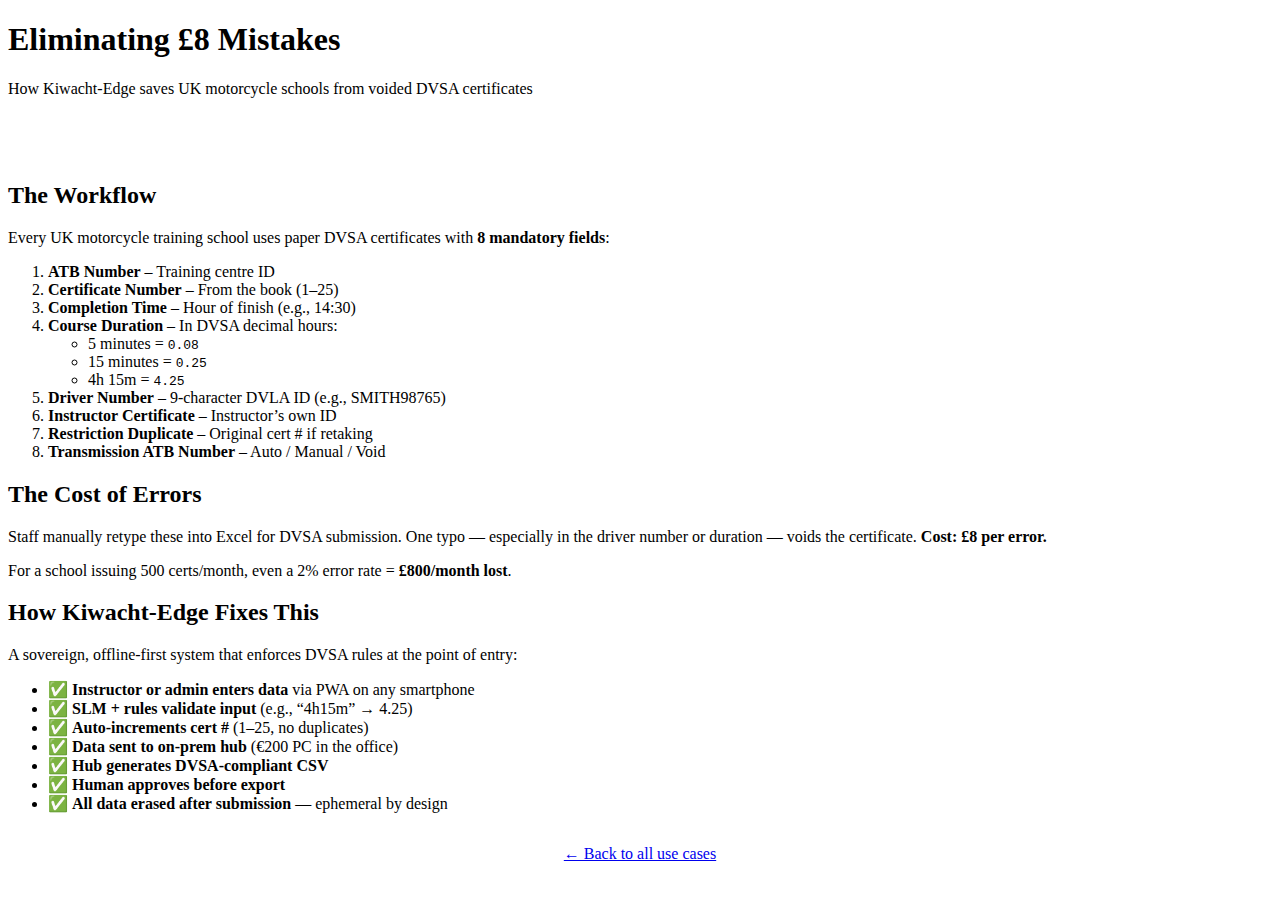
<file: motorcycle-school.html>
<!DOCTYPE html>
<html lang="en">
<head>
  <meta charset="UTF-8" />
  <title>Motorcycle School | Kiwacht-Edge Use Case</title>
  <link rel="stylesheet" href="../style.css" />
</head>
<body>

  <header class="hero">
    <div class="container">
      <h1>Eliminating £8 Mistakes</h1>
      <p>How Kiwacht-Edge saves UK motorcycle schools from voided DVSA certificates</p>
    </div>
  </header>

  <section class="container" style="padding: 3rem 0;">
    <h2>The Workflow</h2>
    <p>Every UK motorcycle training school uses paper DVSA certificates with <strong>8 mandatory fields</strong>:</p>
    
    <ol>
      <li><strong>ATB Number</strong> – Training centre ID</li>
      <li><strong>Certificate Number</strong> – From the book (1–25)</li>
      <li><strong>Completion Time</strong> – Hour of finish (e.g., 14:30)</li>
      <li><strong>Course Duration</strong> – In DVSA decimal hours:
        <ul>
          <li>5 minutes = <code>0.08</code></li>
          <li>15 minutes = <code>0.25</code></li>
          <li>4h 15m = <code>4.25</code></li>
        </ul>
      </li>
      <li><strong>Driver Number</strong> – 9-character DVLA ID (e.g., SMITH98765)</li>
      <li><strong>Instructor Certificate</strong> – Instructor’s own ID</li>
      <li><strong>Restriction Duplicate</strong> – Original cert # if retaking</li>
      <li><strong>Transmission ATB Number</strong> – Auto / Manual / Void</li>
    </ol>

    <h2>The Cost of Errors</h2>
    <p>Staff manually retype these into Excel for DVSA submission. One typo — especially in the driver number or duration — voids the certificate. <strong>Cost: £8 per error.</strong></p>
    <p>For a school issuing 500 certs/month, even a 2% error rate = <strong>£800/month lost</strong>.</p>

    <h2>How Kiwacht-Edge Fixes This</h2>
    <p>A sovereign, offline-first system that enforces DVSA rules at the point of entry:</p>
    
    <ul>
      <li>✅ <strong>Instructor or admin enters data</strong> via PWA on any smartphone</li>
      <li>✅ <strong>SLM + rules validate input</strong> (e.g., “4h15m” → 4.25)</li>
      <li>✅ <strong>Auto-increments cert #</strong> (1–25, no duplicates)</li>
      <li>✅ <strong>Data sent to on-prem hub</strong> (€200 PC in the office)</li>
      <li>✅ <strong>Hub generates DVSA-compliant CSV</strong></li>
      <li>✅ <strong>Human approves before export</strong></li>
      <li>✅ <strong>All data erased after submission</strong> — ephemeral by design</li>
    </ul>

    <div style="text-align: center; margin-top: 2rem;">
      <a href="/use-cases.html" class="btn btn-outline">← Back to all use cases</a>
    </div>
  </section>

</body>
</html>
</file>
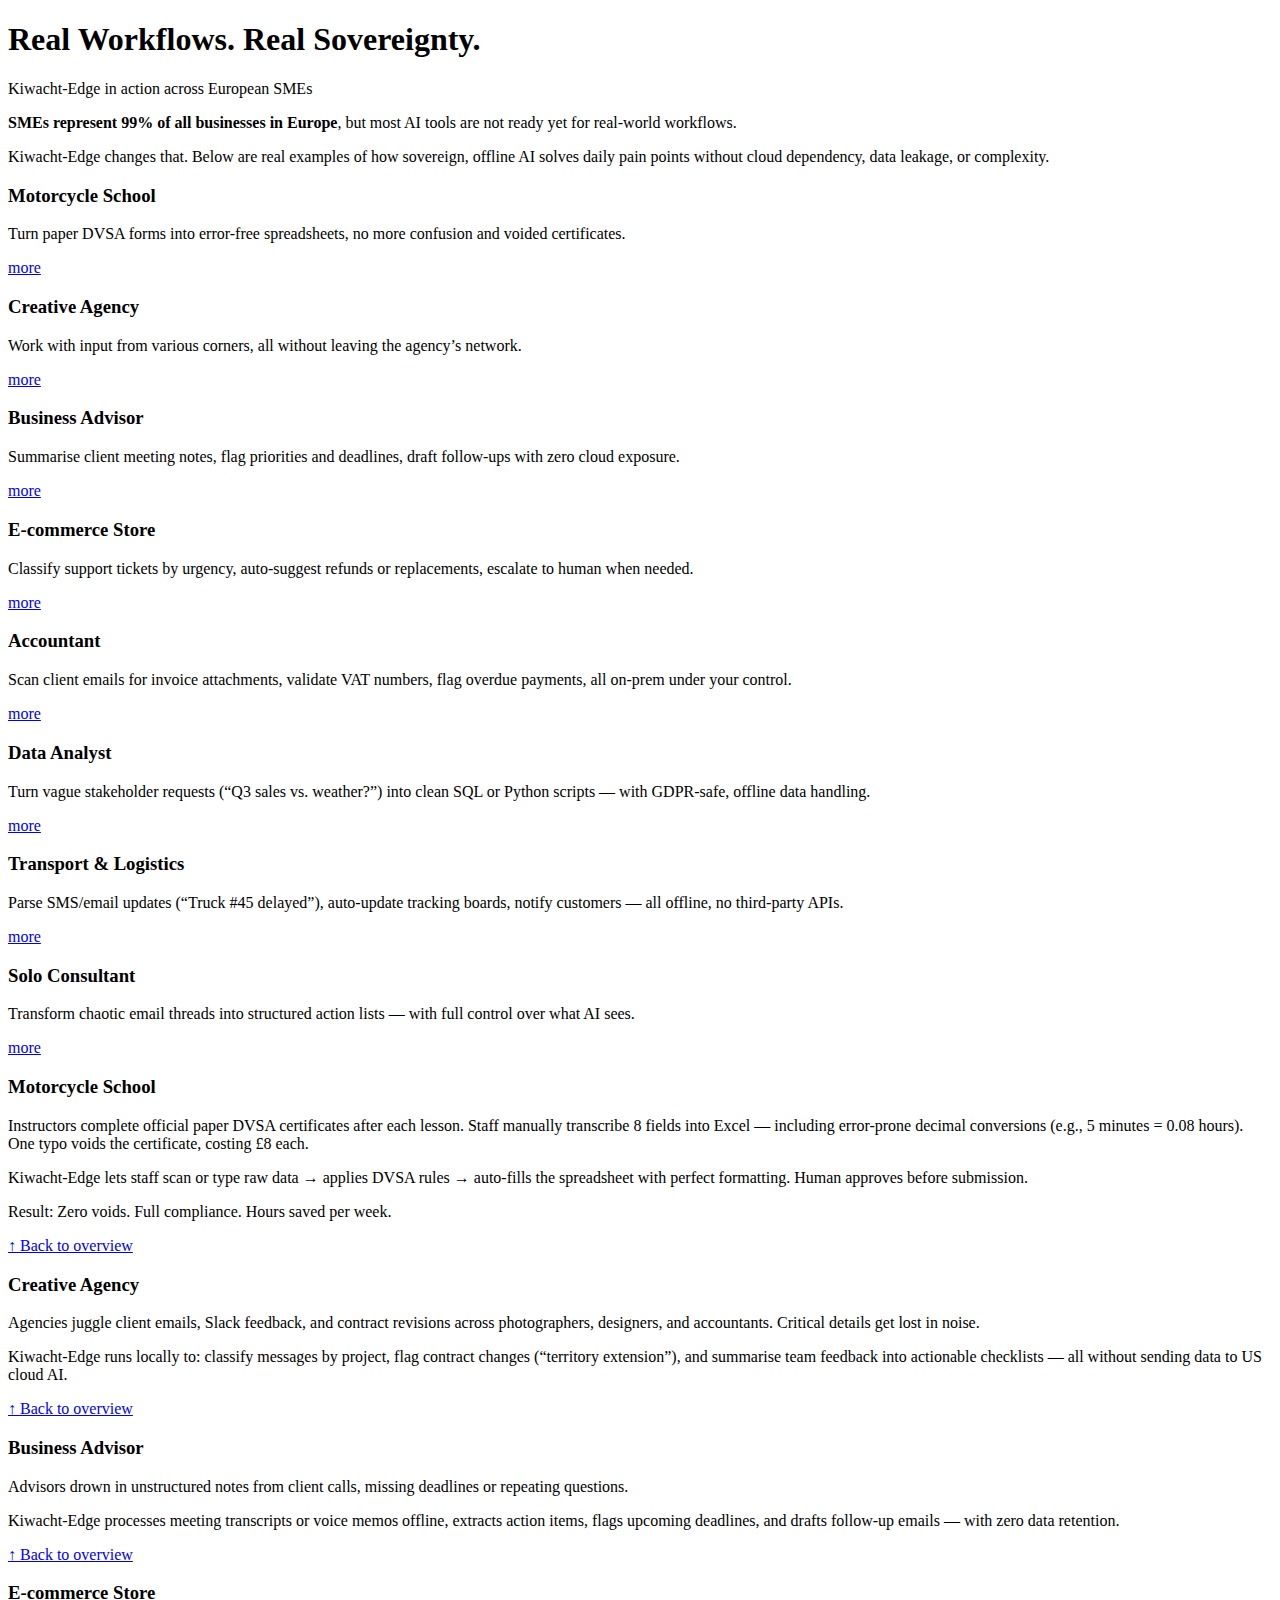
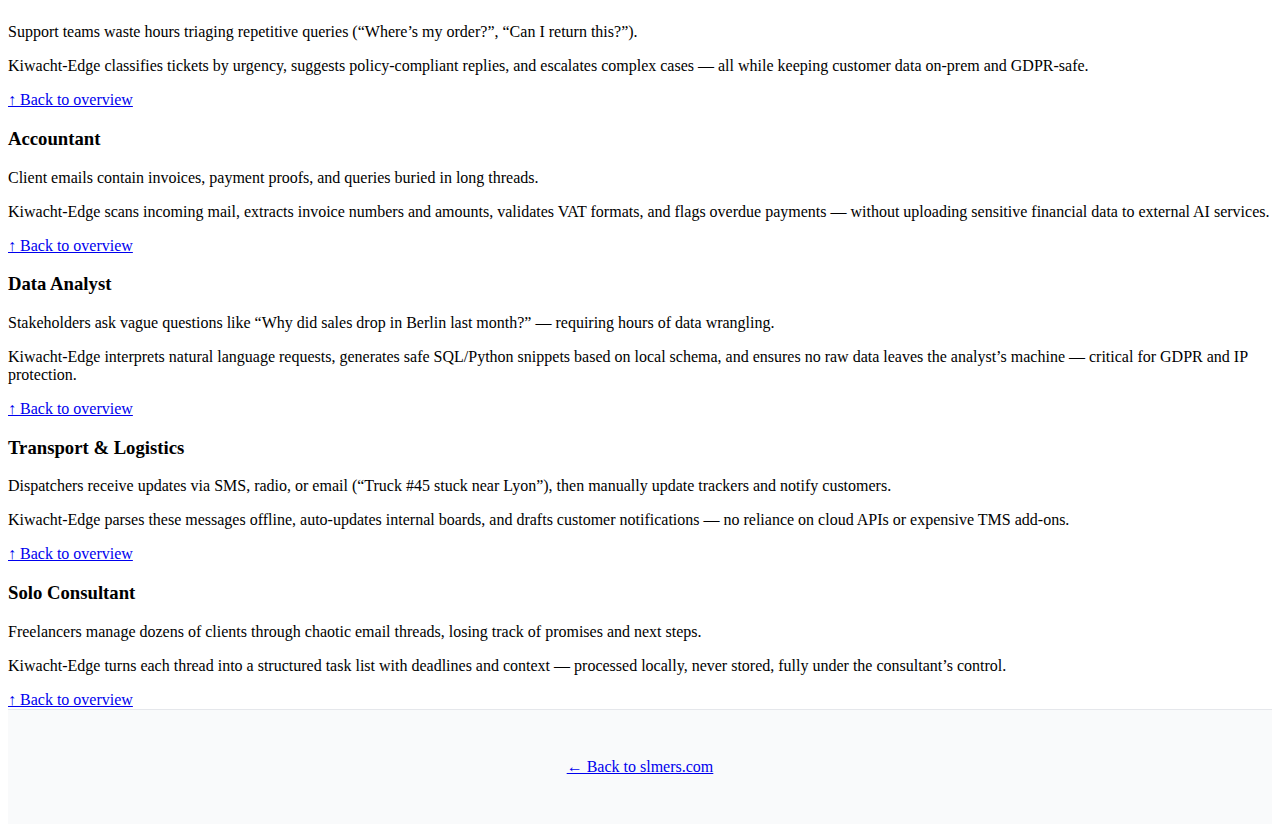
<file: use-cases.html>
<!DOCTYPE html>
<html lang="en">
<head>
  <meta charset="UTF-8" />
  <meta name="viewport" content="width=device-width, initial-scale=1.0" />
  <title>Real Workflows | SLMers</title>
  <link rel="icon" href="/public/images/favicon.svg" type="image/svg+xml" />
  <link rel="stylesheet" href="style.css" />
</head>
<body>

  <!-- Hero -->
  <header class="hero">
    <div class="container">
      <h1>Real Workflows. Real Sovereignty.</h1>
      <p>Kiwacht-Edge in action across European SMEs</p>
    </div>
  </header>

  <!-- Intro -->
  <section class="use-cases-intro">
    <div class="container">
      <p><strong>SMEs represent 99% of all businesses in Europe</strong>, but most AI tools are not ready yet for real-world workflows.</p>
      <p>Kiwacht-Edge changes that. Below are real examples of how sovereign, offline AI solves daily pain points without cloud dependency, data leakage, or complexity.</p>
    </div>
  </section>

  <!-- Use Cases Grid -->
  <section class="use-cases-grid-section">
    <div class="container">
      <div class="info-grid">
        <div class="info-card">
          <h3>Motorcycle School</h3>
          <p>Turn paper DVSA forms into error-free spreadsheets, no more confusion and voided certificates.</p>
          <a href="#explanation-1" class="more">more</a>
        </div>
        <div class="info-card">
          <h3>Creative Agency</h3>
          <p>Work with input from various corners, all without leaving the agency’s network.</p>
          <a href="#explanation-2" class="more">more</a>
        </div>
        <div class="info-card">
          <h3>Business Advisor</h3>
          <p>Summarise client meeting notes, flag priorities and deadlines, draft follow-ups with zero cloud exposure.</p>
          <a href="#explanation-3" class="more">more</a>
        </div>
        <div class="info-card">
          <h3>E-commerce Store</h3>
          <p>Classify support tickets by urgency, auto-suggest refunds or replacements, escalate to human when needed.</p>
          <a href="#explanation-4" class="more">more</a>
        </div>
        <div class="info-card">
          <h3>Accountant</h3>
          <p>Scan client emails for invoice attachments, validate VAT numbers, flag overdue payments, all on-prem under your control.</p>
          <a href="#explanation-5" class="more">more</a>
        </div>
        <div class="info-card">
          <h3>Data Analyst</h3>
          <p>Turn vague stakeholder requests (“Q3 sales vs. weather?”) into clean SQL or Python scripts — with GDPR-safe, offline data handling.</p>
          <a href="#explanation-6" class="more">more</a>
        </div>
        <div class="info-card">
          <h3>Transport & Logistics</h3>
          <p>Parse SMS/email updates (“Truck #45 delayed”), auto-update tracking boards, notify customers — all offline, no third-party APIs.</p>
          <a href="#explanation-7" class="more">more</a>
        </div>
        <div class="info-card">
          <h3>Solo Consultant</h3>
          <p>Transform chaotic email threads into structured action lists — with full control over what AI sees.</p>
          <a href="#explanation-8" class="more">more</a>
        </div>
        <div class="info-card empty"></div>
      </div>
    </div>
  </section>

  <!-- Detailed Explanations -->
  <section class="details-section">
    <div class="container">
      <div id="explanation-1" class="detail-box">
        <h3>Motorcycle School</h3>
        <p>Instructors complete official paper DVSA certificates after each lesson. Staff manually transcribe 8 fields into Excel — including error-prone decimal conversions (e.g., 5 minutes = 0.08 hours). One typo voids the certificate, costing £8 each.</p>
        <p>Kiwacht-Edge lets staff scan or type raw data → applies DVSA rules → auto-fills the spreadsheet with perfect formatting. Human approves before submission.</p>
        <p>Result: Zero voids. Full compliance. Hours saved per week.</p>
        <a href="#top" class="back-to-top">↑ Back to overview</a>
      </div>

      <div id="explanation-2" class="detail-box">
        <h3>Creative Agency</h3>
        <p>Agencies juggle client emails, Slack feedback, and contract revisions across photographers, designers, and accountants. Critical details get lost in noise.</p>
        <p>Kiwacht-Edge runs locally to: classify messages by project, flag contract changes (“territory extension”), and summarise team feedback into actionable checklists — all without sending data to US cloud AI.</p>
        <a href="#top" class="back-to-top">↑ Back to overview</a>
      </div>

      <div id="explanation-3" class="detail-box">
        <h3>Business Advisor</h3>
        <p>Advisors drown in unstructured notes from client calls, missing deadlines or repeating questions.</p>
        <p>Kiwacht-Edge processes meeting transcripts or voice memos offline, extracts action items, flags upcoming deadlines, and drafts follow-up emails — with zero data retention.</p>
        <a href="#top" class="back-to-top">↑ Back to overview</a>
      </div>

      <div id="explanation-4" class="detail-box">
        <h3>E-commerce Store</h3>
        <p>Support teams waste hours triaging repetitive queries (“Where’s my order?”, “Can I return this?”).</p>
        <p>Kiwacht-Edge classifies tickets by urgency, suggests policy-compliant replies, and escalates complex cases — all while keeping customer data on-prem and GDPR-safe.</p>
        <a href="#top" class="back-to-top">↑ Back to overview</a>
      </div>

      <div id="explanation-5" class="detail-box">
        <h3>Accountant</h3>
        <p>Client emails contain invoices, payment proofs, and queries buried in long threads.</p>
        <p>Kiwacht-Edge scans incoming mail, extracts invoice numbers and amounts, validates VAT formats, and flags overdue payments — without uploading sensitive financial data to external AI services.</p>
        <a href="#top" class="back-to-top">↑ Back to overview</a>
      </div>

      <div id="explanation-6" class="detail-box">
        <h3>Data Analyst</h3>
        <p>Stakeholders ask vague questions like “Why did sales drop in Berlin last month?” — requiring hours of data wrangling.</p>
        <p>Kiwacht-Edge interprets natural language requests, generates safe SQL/Python snippets based on local schema, and ensures no raw data leaves the analyst’s machine — critical for GDPR and IP protection.</p>
        <a href="#top" class="back-to-top">↑ Back to overview</a>
      </div>

      <div id="explanation-7" class="detail-box">
        <h3>Transport & Logistics</h3>
        <p>Dispatchers receive updates via SMS, radio, or email (“Truck #45 stuck near Lyon”), then manually update trackers and notify customers.</p>
        <p>Kiwacht-Edge parses these messages offline, auto-updates internal boards, and drafts customer notifications — no reliance on cloud APIs or expensive TMS add-ons.</p>
        <a href="#top" class="back-to-top">↑ Back to overview</a>
      </div>

      <div id="explanation-8" class="detail-box">
        <h3>Solo Consultant</h3>
        <p>Freelancers manage dozens of clients through chaotic email threads, losing track of promises and next steps.</p>
        <p>Kiwacht-Edge turns each thread into a structured task list with deadlines and context — processed locally, never stored, fully under the consultant’s control.</p>
        <a href="#top" class="back-to-top">↑ Back to overview</a>
      </div>
    </div>
  </section>

  <!-- Footer -->
  <footer style="text-align: center; padding: 2rem; background: #f9fafb; border-top: 1px solid #e5e7eb;">
    <div class="container">
      <p><a href="/">← Back to slmers.com</a></p>
    </div>
  </footer>

</body>
</html>
</file>
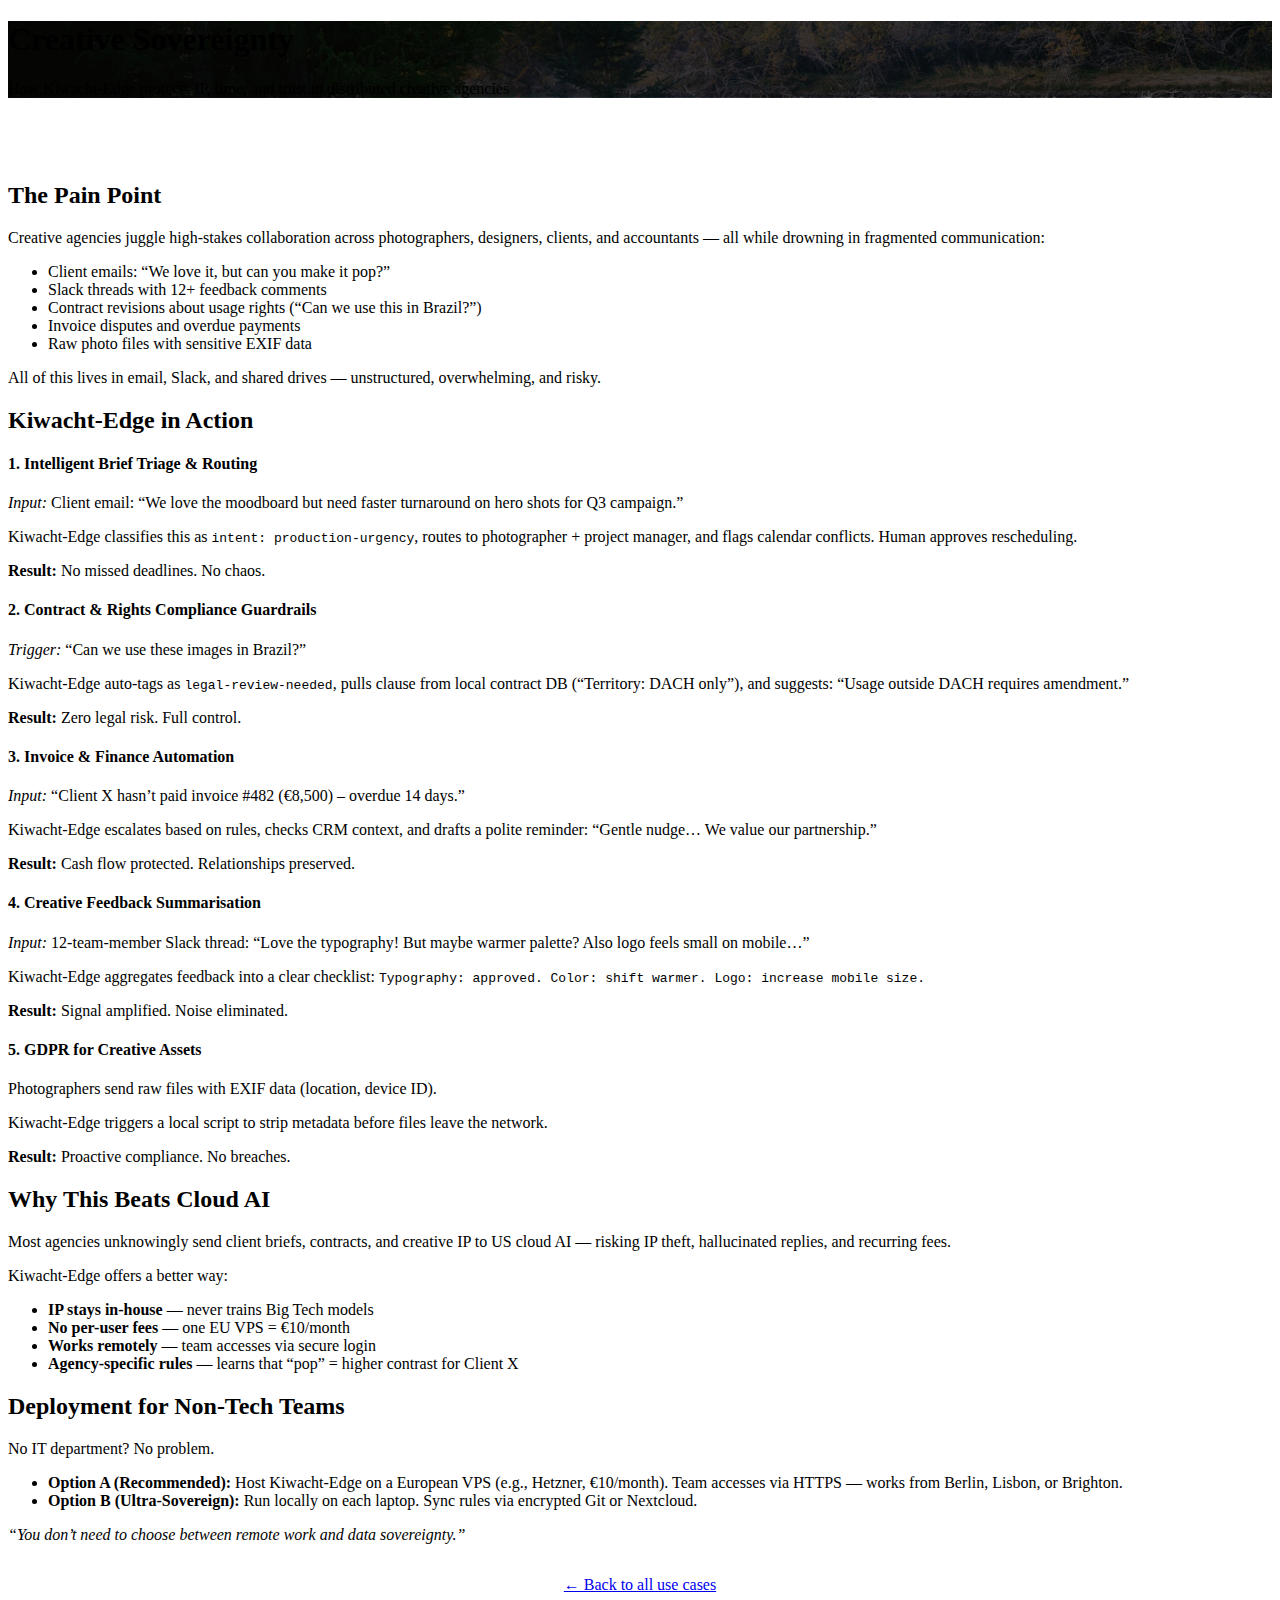
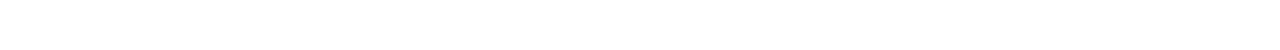
<file: use-cases/creative-agency.html>
<!DOCTYPE html>
<html lang="en">
<head>
  <meta charset="UTF-8" />
  <meta name="viewport" content="width=device-width, initial-scale=1.0" />
  <title>Creative Agency | Kiwacht-Edge Use Case</title>
  <link rel="icon" href="/public/images/favicon.svg" type="image/svg+xml" />
  <link rel="stylesheet" href="../style.css" />
</head>

<body class="use-case-page">

  <header class="hero" style="background: linear-gradient(rgba(0, 0, 0, 0.7), rgba(0, 0, 0, 0.7)), url('/public/images/alexander-klimm-creative_agency_slm.jpg'); background-size: cover; background-position: center;">
  <div class="container">
    <h1>Creative Sovereignty</h1>
    <p class="subtitle">How Kiwacht-Edge protects IP, time, and trust in distributed creative agencies</p>
  </div>
</header>

  <section class="container" style="padding: 3rem 0;">

    <div class="use-case-section">
      <h2>The Pain Point</h2>
      <p>Creative agencies juggle high-stakes collaboration across photographers, designers, clients, and accountants — all while drowning in fragmented communication:</p>
      <ul>
        <li>Client emails: “We love it, but can you make it pop?”</li>
        <li>Slack threads with 12+ feedback comments</li>
        <li>Contract revisions about usage rights (“Can we use this in Brazil?”)</li>
        <li>Invoice disputes and overdue payments</li>
        <li>Raw photo files with sensitive EXIF data</li>
      </ul>
      <p>All of this lives in email, Slack, and shared drives — unstructured, overwhelming, and risky.</p>
    </div>

    <div class="use-case-section">
      <h2>Kiwacht-Edge in Action</h2>

      <div class="workflow-step">
        <h4>1. Intelligent Brief Triage & Routing</h4>
        <p><em>Input:</em> Client email: “We love the moodboard but need faster turnaround on hero shots for Q3 campaign.”</p>
        <p>Kiwacht-Edge classifies this as <code>intent: production-urgency</code>, routes to photographer + project manager, and flags calendar conflicts. Human approves rescheduling.</p>
        <p><strong>Result:</strong> No missed deadlines. No chaos.</p>
      </div>

      <div class="workflow-step">
        <h4>2. Contract & Rights Compliance Guardrails</h4>
        <p><em>Trigger:</em> “Can we use these images in Brazil?”</p>
        <p>Kiwacht-Edge auto-tags as <code>legal-review-needed</code>, pulls clause from local contract DB (“Territory: DACH only”), and suggests: “Usage outside DACH requires amendment.”</p>
        <p><strong>Result:</strong> Zero legal risk. Full control.</p>
      </div>

      <div class="workflow-step">
        <h4>3. Invoice & Finance Automation</h4>
        <p><em>Input:</em> “Client X hasn’t paid invoice #482 (€8,500) – overdue 14 days.”</p>
        <p>Kiwacht-Edge escalates based on rules, checks CRM context, and drafts a polite reminder: “Gentle nudge… We value our partnership.”</p>
        <p><strong>Result:</strong> Cash flow protected. Relationships preserved.</p>
      </div>

      <div class="workflow-step">
        <h4>4. Creative Feedback Summarisation</h4>
        <p><em>Input:</em> 12-team-member Slack thread: “Love the typography! But maybe warmer palette? Also logo feels small on mobile…”</p>
        <p>Kiwacht-Edge aggregates feedback into a clear checklist:  
          <code>Typography: approved. Color: shift warmer. Logo: increase mobile size.</code></p>
        <p><strong>Result:</strong> Signal amplified. Noise eliminated.</p>
      </div>

      <div class="workflow-step">
        <h4>5. GDPR for Creative Assets</h4>
        <p>Photographers send raw files with EXIF data (location, device ID).</p>
        <p>Kiwacht-Edge triggers a local script to strip metadata before files leave the network.</p>
        <p><strong>Result:</strong> Proactive compliance. No breaches.</p>
      </div>
    </div>

    <div class="use-case-section">
      <h2>Why This Beats Cloud AI</h2>
      <p>Most agencies unknowingly send client briefs, contracts, and creative IP to US cloud AI — risking IP theft, hallucinated replies, and recurring fees.</p>
      <p>Kiwacht-Edge offers a better way:</p>
      <ul>
        <li><strong>IP stays in-house</strong> — never trains Big Tech models</li>
        <li><strong>No per-user fees</strong> — one EU VPS = €10/month</li>
        <li><strong>Works remotely</strong> — team accesses via secure login</li>
        <li><strong>Agency-specific rules</strong> — learns that “pop” = higher contrast for Client X</li>
      </ul>
    </div>

    <div class="use-case-section">
      <h2>Deployment for Non-Tech Teams</h2>
      <p>No IT department? No problem.</p>
      <ul>
        <li><strong>Option A (Recommended):</strong> Host Kiwacht-Edge on a European VPS (e.g., Hetzner, €10/month). Team accesses via HTTPS — works from Berlin, Lisbon, or Brighton.</li>
        <li><strong>Option B (Ultra-Sovereign):</strong> Run locally on each laptop. Sync rules via encrypted Git or Nextcloud.</li>
      </ul>
      <p><em>“You don’t need to choose between remote work and data sovereignty.”</em></p>
    </div>

    <div style="text-align: center; margin-top: 2rem;">
      <a href="/use-cases.html" class="btn btn-outline">← Back to all use cases</a>
    </div>

  </section>

</body>
</html>
</file>
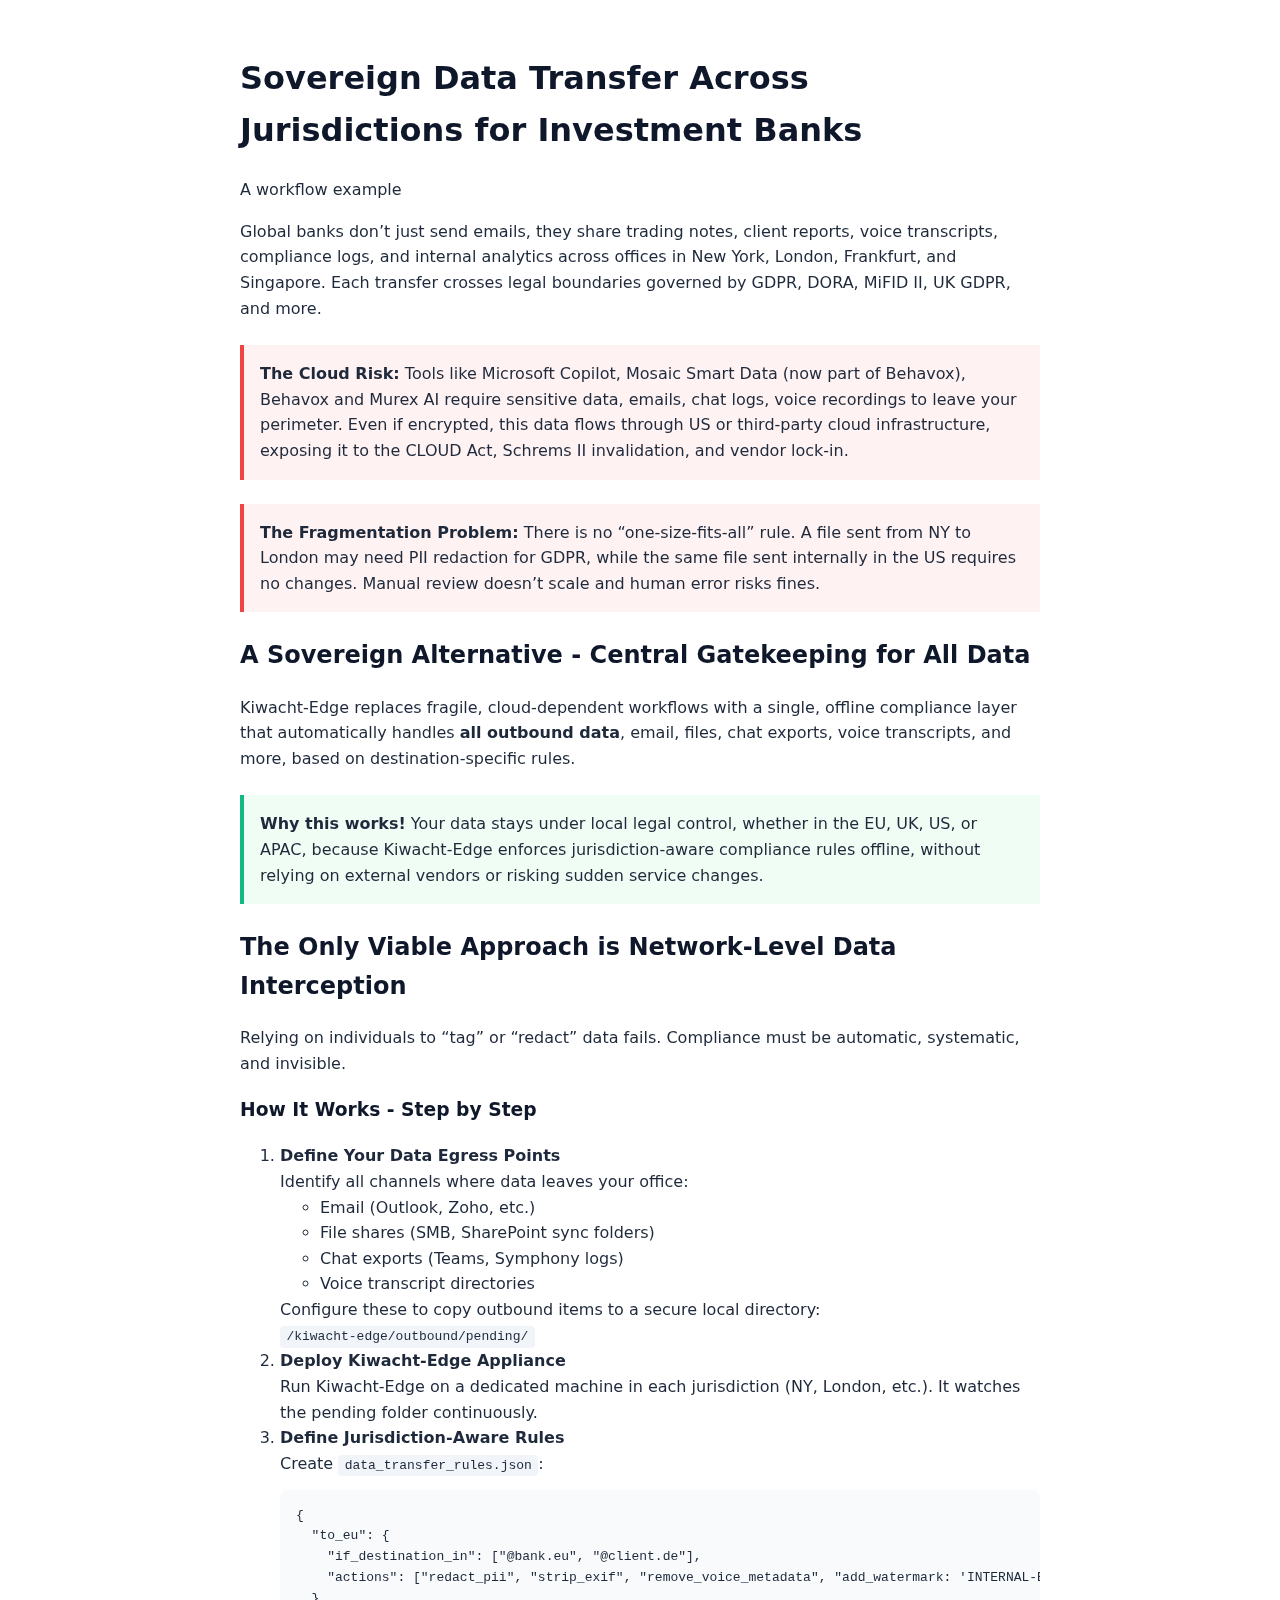
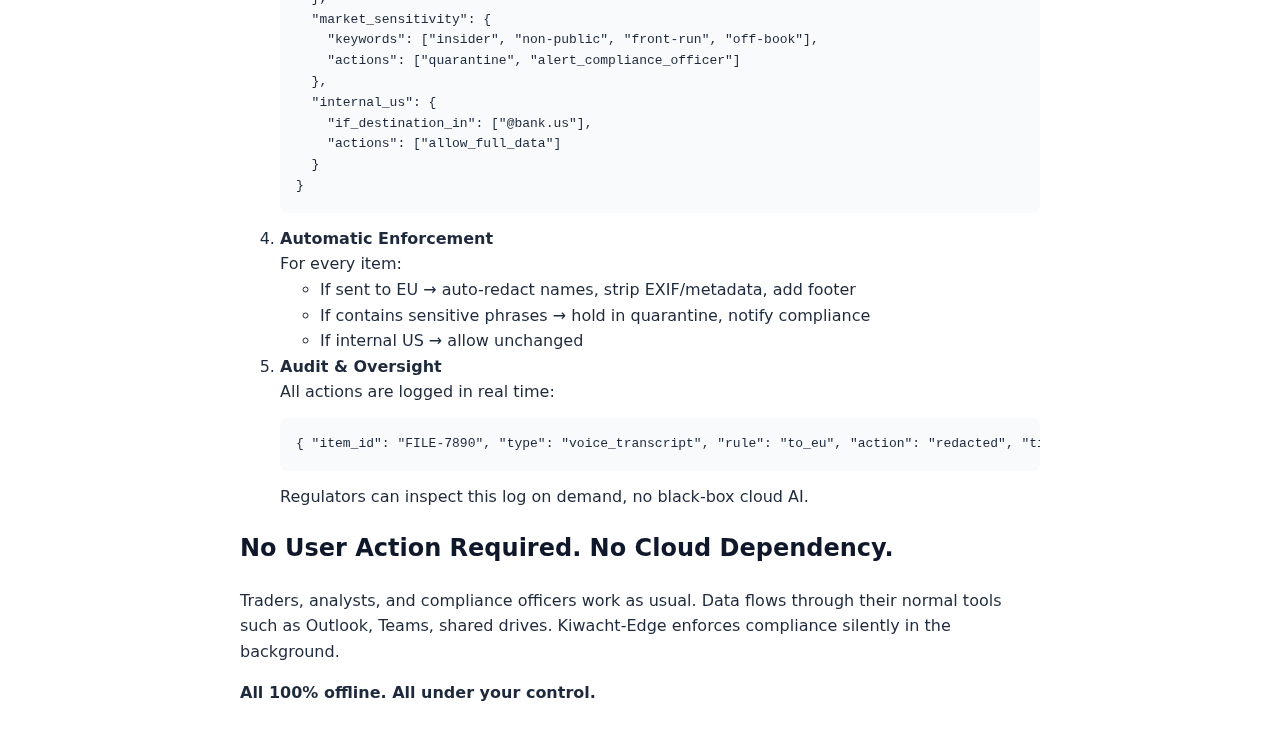
<file: use-cases/investment-banks.html>
<!DOCTYPE html>
<html lang="en">
<head>
  <meta charset="UTF-8" />
  <meta name="viewport" content="width=device-width, initial-scale=1.0" />
  <title>Investment Banks – Sovereign Data Transfer Across Jurisdictions</title>
  <style>
    body { font-family: system-ui, -apple-system, sans-serif; line-height: 1.6; color: #1e293b; max-width: 800px; margin: 0 auto; padding: 2rem 1rem; }
    h1, h2, h3 { color: #0f172a; }
    .warning { background: #fef2f2; border-left: 4px solid #ef4444; padding: 1rem; margin: 1.5rem 0; }
    .safe { background: #f0fdf4; border-left: 4px solid #10b981; padding: 1rem; margin: 1.5rem 0; }
    code { background: #f1f5f9; padding: 0.2rem 0.4rem; border-radius: 4px; }
    pre { background: #f8fafc; padding: 1rem; border-radius: 8px; overflow-x: auto; }
  </style>
</head>
<body>

<h1>Sovereign Data Transfer Across Jurisdictions for Investment Banks</h1>
<p>A workflow example</p>
<p>Global banks don’t just send emails, they share trading notes, client reports, voice transcripts, compliance logs, and internal analytics across offices in New York, London, Frankfurt, and Singapore. Each transfer crosses legal boundaries governed by GDPR, DORA, MiFID II, UK GDPR, and more.</p>

<div class="warning">
  <strong>The Cloud Risk:</strong> Tools like Microsoft Copilot, Mosaic Smart Data (now part of Behavox), Behavox and Murex AI require sensitive data, emails, chat logs, voice recordings to leave your perimeter. Even if encrypted, this data flows through US or third-party cloud infrastructure, exposing it to the CLOUD Act, Schrems II invalidation, and vendor lock-in.
</div>

<div class="warning">
  <strong>The Fragmentation Problem:</strong> There is no “one-size-fits-all” rule. A file sent from NY to London may need PII redaction for GDPR, while the same file sent internally in the US requires no changes. Manual review doesn’t scale and human error risks fines.
</div>

<h2>A Sovereign Alternative - Central Gatekeeping for All Data</h2>

<p>Kiwacht-Edge replaces fragile, cloud-dependent workflows with a single, offline compliance layer that automatically handles <strong>all outbound data</strong>, email, files, chat exports, voice transcripts, and more, based on destination-specific rules.</p>

<div class="safe">
  <strong>Why this works!</strong> Your data stays under local legal control, whether in the EU, UK, US, or APAC, because Kiwacht-Edge enforces jurisdiction-aware compliance rules offline, without relying on external vendors or risking sudden service changes.
</div>

<h2>The Only Viable Approach is Network-Level Data Interception</h2>

<p>Relying on individuals to “tag” or “redact” data fails. Compliance must be automatic, systematic, and invisible.</p>

<h3>How It Works - Step by Step</h3>

<ol>
  <li>
    <strong>Define Your Data Egress Points</strong><br>
    Identify all channels where data leaves your office:
    <ul>
      <li>Email (Outlook, Zoho, etc.)</li>
      <li>File shares (SMB, SharePoint sync folders)</li>
      <li>Chat exports (Teams, Symphony logs)</li>
      <li>Voice transcript directories</li>
    </ul>
    Configure these to copy outbound items to a secure local directory:<br>
    <code>/kiwacht-edge/outbound/pending/</code>
  </li>

  <li>
    <strong>Deploy Kiwacht-Edge Appliance</strong><br>
    Run Kiwacht-Edge on a dedicated machine in each jurisdiction (NY, London, etc.). It watches the pending folder continuously.
  </li>

  <li>
    <strong>Define Jurisdiction-Aware Rules</strong><br>
    Create <code>data_transfer_rules.json</code>:
    <pre>{
  "to_eu": {
    "if_destination_in": ["@bank.eu", "@client.de"],
    "actions": ["redact_pii", "strip_exif", "remove_voice_metadata", "add_watermark: 'INTERNAL-EU'"]
  },
  "market_sensitivity": {
    "keywords": ["insider", "non-public", "front-run", "off-book"],
    "actions": ["quarantine", "alert_compliance_officer"]
  },
  "internal_us": {
    "if_destination_in": ["@bank.us"],
    "actions": ["allow_full_data"]
  }
}</pre>
  </li>

  <li>
    <strong>Automatic Enforcement</strong><br>
    For every item:
    <ul>
      <li>If sent to EU → auto-redact names, strip EXIF/metadata, add footer</li>
      <li>If contains sensitive phrases → hold in quarantine, notify compliance</li>
      <li>If internal US → allow unchanged</li>
    </ul>
  </li>

  <li>
    <strong>Audit & Oversight</strong><br>
    All actions are logged in real time:
    <pre>{ "item_id": "FILE-7890", "type": "voice_transcript", "rule": "to_eu", "action": "redacted", "timestamp": "2026-02-19T15:30Z" }</pre>
    Regulators can inspect this log on demand, no black-box cloud AI.
  </li>
</ol>

<h2>No User Action Required. No Cloud Dependency.</h2>

<p>Traders, analysts, and compliance officers work as usual. Data flows through their normal tools such as Outlook, Teams, shared drives. Kiwacht-Edge enforces compliance silently in the background.</p>

<p><strong>All 100% offline. All under your control.</strong></p>

</body>
</html>
</file>
<file: style.css>

</file>
